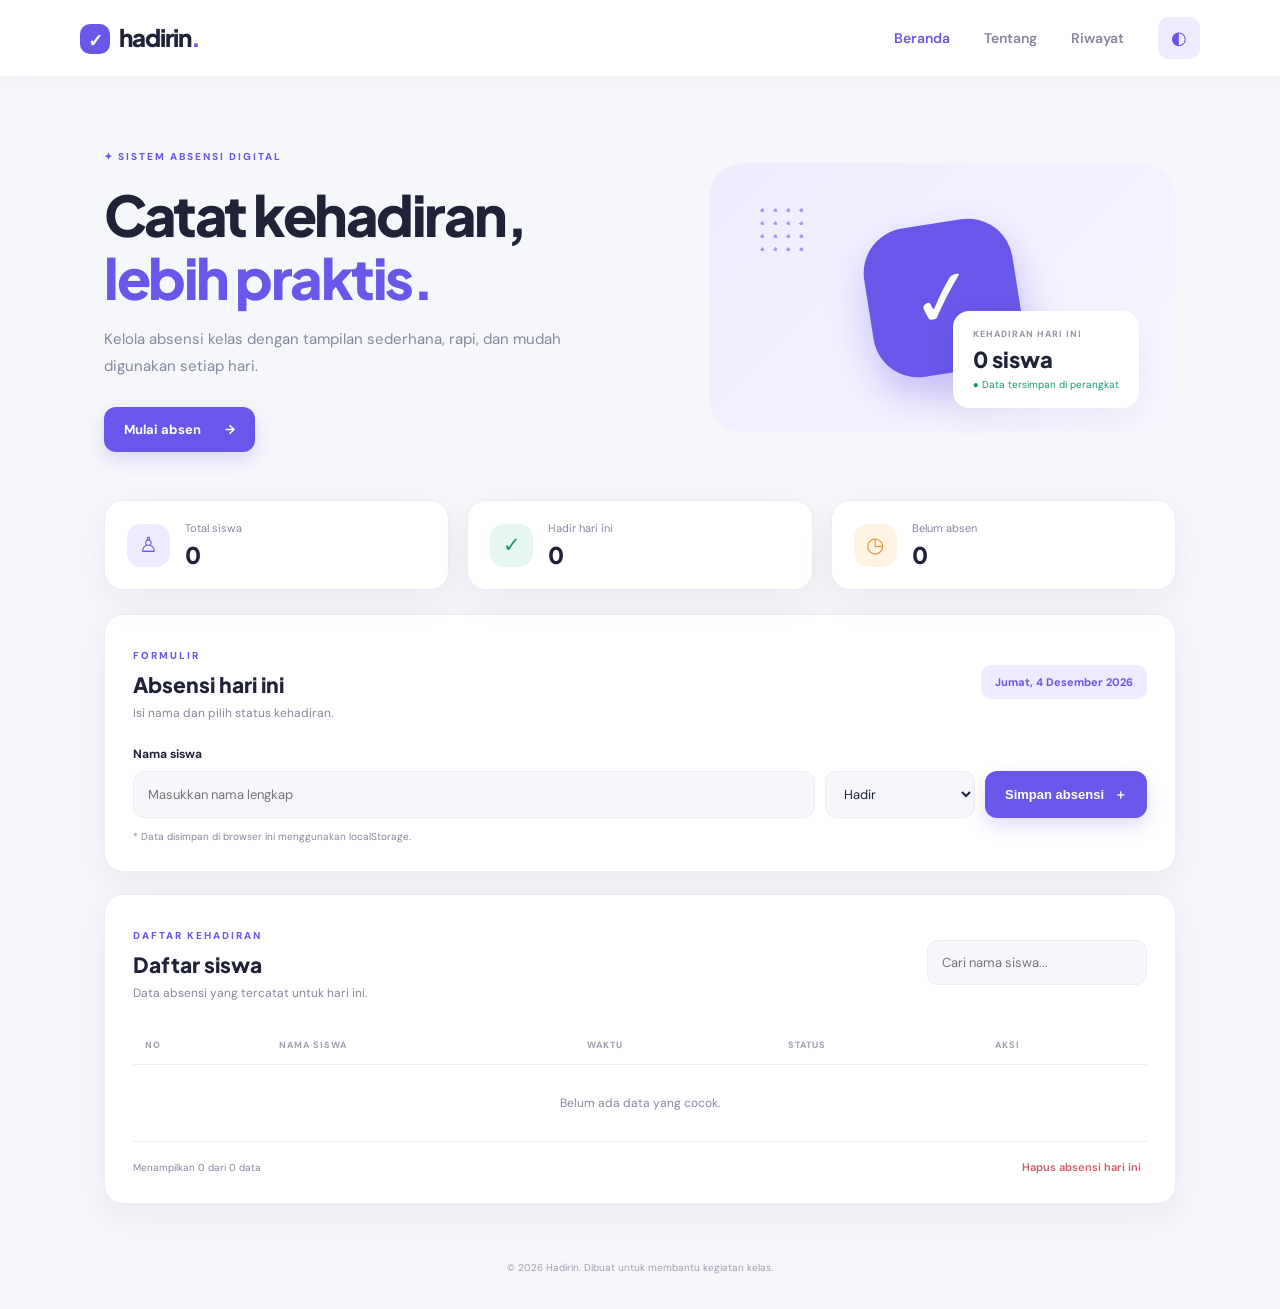
<file: index.html>
<!DOCTYPE html>
<html lang="id">
<head>
  <meta charset="UTF-8"><meta name="viewport" content="width=device-width, initial-scale=1.0">
  <meta name="description" content="Website absensi kelas sederhana dan interaktif.">
  <title>Hadirin — Absensi Kelas</title><link rel="stylesheet" href="style.css">
</head>
<body>
<header class="topbar"><a class="brand" href="index.html"><span class="brand-icon">✓</span> hadirin<span class="dot">.</span></a>
  <button class="menu-btn" id="menuBtn" aria-label="Buka menu">☰</button>
  <nav id="nav"><a class="active" href="index.html">Beranda</a><a href="about.html">Tentang</a><a href="riwayat.html">Riwayat</a><button class="theme-btn" id="themeToggle" aria-label="Ganti tema">◐</button></nav>
</header>
<main class="container">
  <section class="hero"><div><span class="eyebrow">✦ SISTEM ABSENSI DIGITAL</span><h1>Catat kehadiran,<br><span>lebih praktis.</span></h1><p>Kelola absensi kelas dengan tampilan sederhana, rapi, dan mudah digunakan setiap hari.</p><a class="primary-link" href="#formAbsensi">Mulai absen <span>→</span></a></div><div class="hero-art"><div class="art-circle">✓</div><div class="floating-card"><span class="tiny-label">KEHADIRAN HARI INI</span><strong id="heroCount">0 siswa</strong><span class="green-text">● Data tersimpan di perangkat</span></div><div class="art-dots"></div></div></section>
  <section class="stats"><article class="stat-card"><span class="stat-icon purple">♙</span><div><small>Total siswa</small><strong id="totalStudents">0</strong></div></article><article class="stat-card"><span class="stat-icon green">✓</span><div><small>Hadir hari ini</small><strong id="presentCount">0</strong></div></article><article class="stat-card"><span class="stat-icon orange">◷</span><div><small>Belum absen</small><strong id="missingCount">0</strong></div></article></section>
  <section class="panel" id="formAbsensi"><div class="section-heading"><div><span class="eyebrow">FORMULIR</span><h2>Absensi hari ini</h2><p>Isi nama dan pilih status kehadiran.</p></div><div class="date-pill" id="todayDate"></div></div>
    <form id="attendanceForm" class="attendance-form" novalidate><label for="studentName">Nama siswa</label><div class="form-row"><input id="studentName" type="text" placeholder="Masukkan nama lengkap" maxlength="50" required><select id="status"><option value="Hadir">Hadir</option><option value="Izin">Izin</option><option value="Sakit">Sakit</option><option value="Alpa">Alpa</option></select><button class="submit-btn" type="submit">Simpan absensi <span>＋</span></button></div><p class="form-note" id="formMessage" aria-live="polite">* Data disimpan di browser ini menggunakan localStorage.</p></form>
  </section>
  <section class="panel"><div class="section-heading"><div><span class="eyebrow">DAFTAR KEHADIRAN</span><h2>Daftar siswa</h2><p>Data absensi yang tercatat untuk hari ini.</p></div><input class="search" id="searchInput" type="search" placeholder="Cari nama siswa..."></div>
    <div class="table-wrap"><table><thead><tr><th>NO</th><th>NAMA SISWA</th><th>WAKTU</th><th>STATUS</th><th>AKSI</th></tr></thead><tbody id="attendanceList"><tr><td colspan="5" class="empty">Belum ada data. Yuk, isi absensi pertama!</td></tr></tbody></table></div>
    <div class="table-footer"><span id="tableCount">Menampilkan 0 data</span><button class="text-btn" id="clearToday">Hapus absensi hari ini</button></div>
  </section>
  <footer>© 2026 Hadirin. Dibuat untuk membantu kegiatan kelas.</footer>
</main><script src="script.js"></script></body></html>
</file>
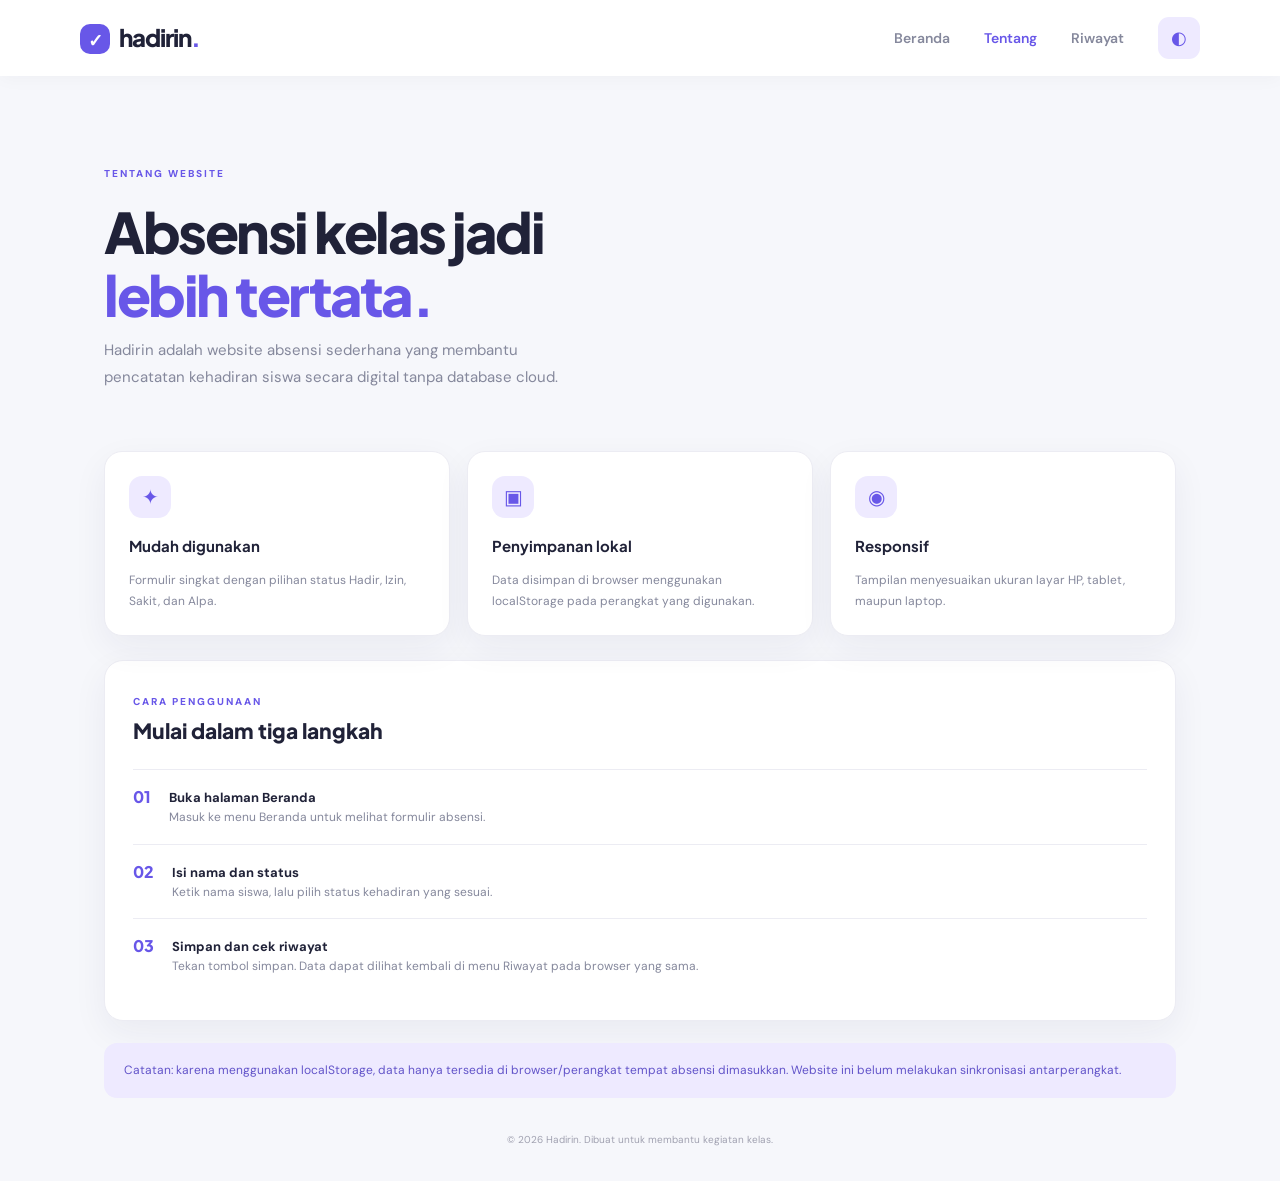
<file: about.html>
<!DOCTYPE html><html lang="id"><head><meta charset="UTF-8"><meta name="viewport" content="width=device-width, initial-scale=1.0"><title>Tentang — Hadirin</title><link rel="stylesheet" href="style.css"></head><body>
<header class="topbar"><a class="brand" href="index.html"><span class="brand-icon">✓</span> hadirin<span class="dot">.</span></a><button class="menu-btn" id="menuBtn">☰</button><nav id="nav"><a href="index.html">Beranda</a><a class="active" href="about.html">Tentang</a><a href="riwayat.html">Riwayat</a><button class="theme-btn" id="themeToggle">◐</button></nav></header>
<main class="container subpage"><section class="page-hero"><span class="eyebrow">TENTANG WEBSITE</span><h1>Absensi kelas jadi<br><span>lebih tertata.</span></h1><p>Hadirin adalah website absensi sederhana yang membantu pencatatan kehadiran siswa secara digital tanpa database cloud.</p></section>
<section class="feature-grid"><article class="feature"><div class="feature-icon">✦</div><h3>Mudah digunakan</h3><p>Formulir singkat dengan pilihan status Hadir, Izin, Sakit, dan Alpa.</p></article><article class="feature"><div class="feature-icon">▣</div><h3>Penyimpanan lokal</h3><p>Data disimpan di browser menggunakan localStorage pada perangkat yang digunakan.</p></article><article class="feature"><div class="feature-icon">◉</div><h3>Responsif</h3><p>Tampilan menyesuaikan ukuran layar HP, tablet, maupun laptop.</p></article></section>
<section class="panel"><span class="eyebrow">CARA PENGGUNAAN</span><h2>Mulai dalam tiga langkah</h2><ol class="steps"><li><b>01</b><div><strong>Buka halaman Beranda</strong><p>Masuk ke menu Beranda untuk melihat formulir absensi.</p></div></li><li><b>02</b><div><strong>Isi nama dan status</strong><p>Ketik nama siswa, lalu pilih status kehadiran yang sesuai.</p></div></li><li><b>03</b><div><strong>Simpan dan cek riwayat</strong><p>Tekan tombol simpan. Data dapat dilihat kembali di menu Riwayat pada browser yang sama.</p></div></li></ol></section><div class="notice">Catatan: karena menggunakan localStorage, data hanya tersedia di browser/perangkat tempat absensi dimasukkan. Website ini belum melakukan sinkronisasi antarperangkat.</div><footer>© 2026 Hadirin. Dibuat untuk membantu kegiatan kelas.</footer></main><script src="script.js"></script></body></html>
</file>
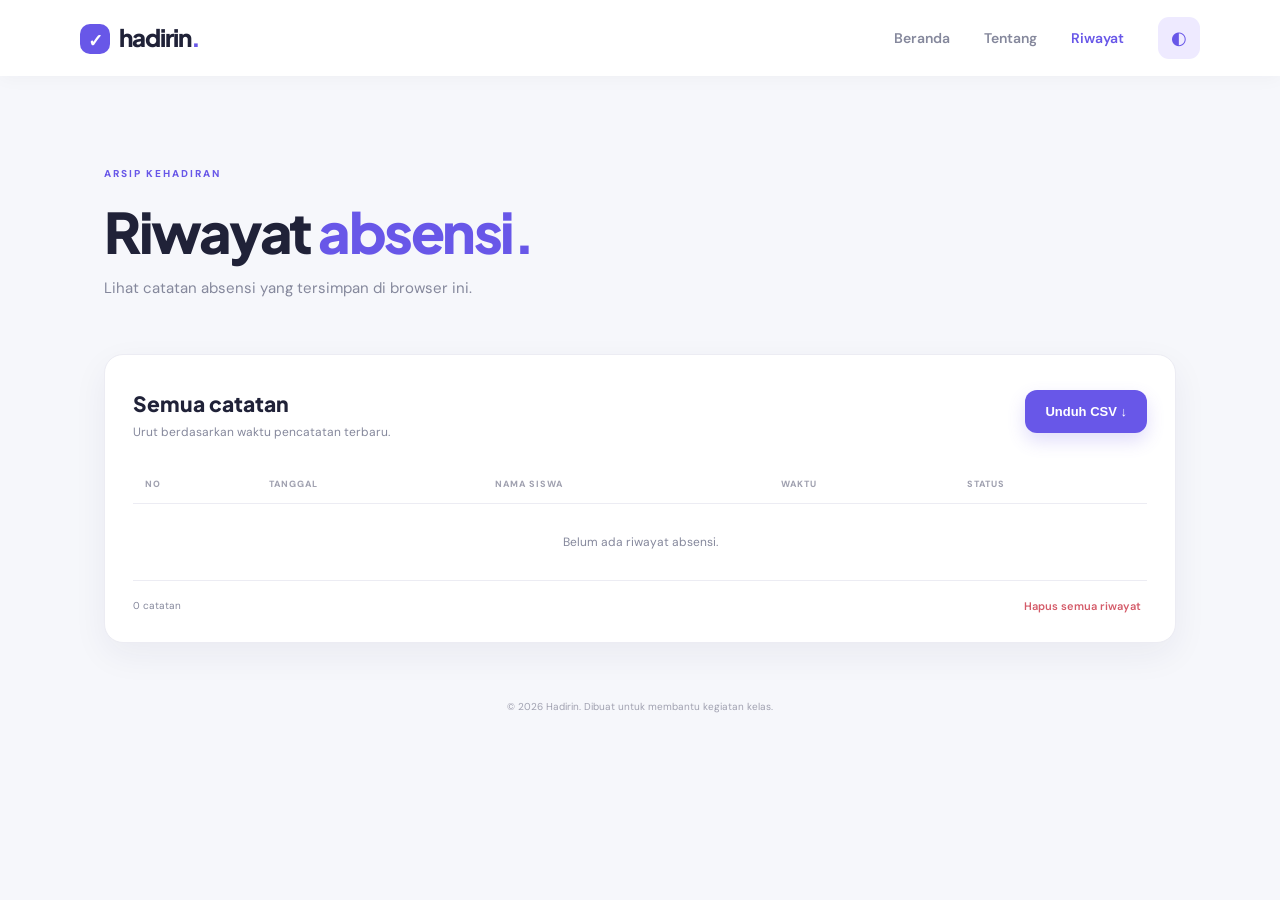
<file: riwayat.html>
<!DOCTYPE html><html lang="id"><head><meta charset="UTF-8"><meta name="viewport" content="width=device-width, initial-scale=1.0"><title>Riwayat — Hadirin</title><link rel="stylesheet" href="style.css"></head><body>
<header class="topbar"><a class="brand" href="index.html"><span class="brand-icon">✓</span> hadirin<span class="dot">.</span></a><button class="menu-btn" id="menuBtn">☰</button><nav id="nav"><a href="index.html">Beranda</a><a href="about.html">Tentang</a><a class="active" href="riwayat.html">Riwayat</a><button class="theme-btn" id="themeToggle">◐</button></nav></header>
<main class="container subpage"><section class="page-hero compact"><span class="eyebrow">ARSIP KEHADIRAN</span><h1>Riwayat <span>absensi.</span></h1><p>Lihat catatan absensi yang tersimpan di browser ini.</p></section><section class="panel"><div class="section-heading"><div><h2>Semua catatan</h2><p>Urut berdasarkan waktu pencatatan terbaru.</p></div><button class="submit-btn" id="exportCsv">Unduh CSV ↓</button></div><div class="table-wrap"><table><thead><tr><th>NO</th><th>TANGGAL</th><th>NAMA SISWA</th><th>WAKTU</th><th>STATUS</th></tr></thead><tbody id="historyList"><tr><td colspan="5" class="empty">Belum ada riwayat absensi.</td></tr></tbody></table></div><div class="table-footer"><span id="historyCount">0 catatan</span><button class="text-btn" id="clearAll">Hapus semua riwayat</button></div></section><footer>© 2026 Hadirin. Dibuat untuk membantu kegiatan kelas.</footer></main><script src="script.js"></script></body></html>
</file>
<file: style.css>
@import url('https://fonts.googleapis.com/css2?family=DM+Sans:wght@400;500;600;700;800&family=Plus+Jakarta+Sans:wght@500;600;700;800&display=swap');
:root{--bg:#f6f7fb;--surface:#fff;--text:#202238;--muted:#85889c;--line:#ececf3;--purple:#6857e8;--purple2:#eeeaff;--green:#159b70;--orange:#e39a38;--shadow:0 12px 35px rgba(37,35,83,.06)}
*{box-sizing:border-box}html{scroll-behavior:smooth}body{margin:0;background:var(--bg);color:var(--text);font-family:'DM Sans',sans-serif;transition:.25s}a{color:inherit;text-decoration:none}.topbar{height:76px;background:var(--surface);display:flex;align-items:center;justify-content:space-between;padding:0 max(calc((100% - 1120px)/2),6%);box-shadow:0 2px 18px rgba(20,20,50,.035);position:sticky;top:0;z-index:10}.brand{font:800 24px 'Plus Jakarta Sans';letter-spacing:-1px}.brand-icon{display:inline-grid;place-items:center;background:var(--purple);color:white;width:30px;height:30px;border-radius:10px;font-size:18px;margin-right:6px}.dot,.hero h1 span,.page-hero h1 span{color:var(--purple)}nav{display:flex;align-items:center;gap:34px;color:var(--muted);font-size:14px;font-weight:600}nav a:hover,nav a.active{color:var(--purple)}.theme-btn,.menu-btn{border:0;background:var(--purple2);color:var(--purple);border-radius:11px;padding:10px 13px;font-size:18px;cursor:pointer}.menu-btn{display:none}.container{max-width:1120px;margin:auto;padding:0 24px}.hero{display:grid;grid-template-columns:1.1fr .9fr;align-items:center;gap:35px;padding:68px 0 48px;min-height:390px}.eyebrow{font-size:10px;font-weight:800;letter-spacing:2px;color:var(--purple)}h1,h2,h3,p{margin-top:0}.hero h1,.page-hero h1{font:800 clamp(38px,5vw,56px)/1.12 'Plus Jakarta Sans';letter-spacing:-2.5px;margin:18px 0}.hero p,.page-hero p{color:var(--muted);line-height:1.8;max-width:490px;font-size:15px}.primary-link,.submit-btn{display:inline-flex;align-items:center;gap:24px;background:var(--purple);color:white;padding:14px 20px;border:0;border-radius:12px;font-weight:700;font-size:13px;cursor:pointer;box-shadow:0 8px 18px #6857e833}.primary-link{margin-top:12px}.hero-art{height:270px;position:relative;display:grid;place-items:center;background:linear-gradient(135deg,#eeebff,#f8f6ff);border-radius:35px;overflow:hidden}.art-circle{width:150px;height:150px;border-radius:45px;background:var(--purple);color:white;display:grid;place-items:center;font-size:78px;transform:rotate(-9deg);box-shadow:0 20px 40px #6857e855}.floating-card{position:absolute;right:8%;bottom:25px;background:white;padding:17px 20px;border-radius:16px;box-shadow:var(--shadow);display:grid;gap:5px}.tiny-label{font-size:9px;letter-spacing:1px;color:#9696a8;font-weight:800}.floating-card strong{font:800 22px 'Plus Jakarta Sans'}.green-text{font-size:10px;color:var(--green)}.art-dots{position:absolute;left:10%;top:15%;width:55px;height:55px;background-image:radial-gradient(#a99ef5 2px,transparent 2px);background-size:13px 13px}.stats{display:grid;grid-template-columns:repeat(3,1fr);gap:18px;margin-bottom:24px}.stat-card,.panel{background:var(--surface);border:1px solid var(--line);border-radius:19px;box-shadow:var(--shadow)}.stat-card{padding:20px 22px;display:flex;align-items:center;gap:15px}.stat-icon{width:43px;height:43px;border-radius:14px;display:grid;place-items:center;font-size:21px}.purple{background:#eeeaff;color:var(--purple)}.green{background:#e5f7f0;color:var(--green)}.orange{background:#fff3e3;color:var(--orange)}.stat-card small{display:block;color:var(--muted);font-size:11px;margin-bottom:5px}.stat-card strong{font:800 23px 'Plus Jakarta Sans'}.panel{padding:28px;margin:22px 0}.section-heading{display:flex;justify-content:space-between;align-items:center;gap:20px;margin-bottom:25px}.section-heading h2,.panel h2{font:800 21px 'Plus Jakarta Sans';margin:7px 0}.section-heading p{color:var(--muted);font-size:12px;margin:0}.date-pill{background:var(--purple2);color:var(--purple);padding:10px 14px;border-radius:10px;font-size:11px;font-weight:700}.attendance-form label{display:block;font-size:12px;font-weight:700;margin-bottom:9px}.form-row{display:grid;grid-template-columns:1fr 150px auto;gap:10px}input,select{font:13px 'DM Sans';border:1px solid var(--line);background:var(--bg);color:var(--text);border-radius:11px;padding:13px 14px;outline:none;min-width:0}input:focus,select:focus{border-color:var(--purple)}.submit-btn{justify-content:center;gap:10px;white-space:nowrap}.form-note{font-size:10px;color:var(--muted);margin:12px 0 0}.search{width:220px}.table-wrap{overflow-x:auto}table{border-collapse:collapse;width:100%;min-width:560px;text-align:left}th{font-size:9px;letter-spacing:1px;color:#a0a1b0;font-weight:800;padding:13px 12px;border-bottom:1px solid var(--line)}td{font-size:12px;padding:15px 12px;border-bottom:1px solid var(--line)}td:nth-child(2){font-weight:700}.empty{text-align:center;color:var(--muted);padding:30px}.status{display:inline-block;padding:6px 10px;border-radius:20px;font-size:10px;font-weight:700}.status-Hadir{background:#e5f7f0;color:#159b70}.status-Izin{background:#eeeaff;color:#6857e8}.status-Sakit{background:#fff3e3;color:#c17c1e}.status-Alpa{background:#ffe9eb;color:#d45b69}.delete-btn{border:0;background:transparent;color:#d45b69;cursor:pointer;font-weight:700}.table-footer{display:flex;justify-content:space-between;align-items:center;padding-top:17px;color:var(--muted);font-size:10px}.text-btn{border:0;background:transparent;color:#d45b69;cursor:pointer;font:600 11px 'DM Sans'}footer{text-align:center;color:#a0a1b0;font-size:10px;padding:35px 0}.subpage{padding-top:50px}.page-hero{padding:35px 0 45px}.page-hero h1{margin-bottom:12px}.feature-grid{display:grid;grid-template-columns:repeat(3,1fr);gap:17px;margin-bottom:24px}.feature{background:var(--surface);border:1px solid var(--line);border-radius:18px;padding:24px;box-shadow:var(--shadow)}.feature-icon{width:42px;height:42px;border-radius:13px;background:var(--purple2);color:var(--purple);display:grid;place-items:center;font-size:20px;margin-bottom:18px}.feature h3{font:700 15px 'Plus Jakarta Sans'}.feature p,.steps p{font-size:12px;color:var(--muted);line-height:1.7;margin:0}.steps{list-style:none;padding:0;margin:25px 0 0}.steps li{display:flex;gap:18px;padding:16px 0;border-top:1px solid var(--line)}.steps b{color:var(--purple);font:800 16px 'Plus Jakarta Sans'}.steps strong{font-size:13px}.notice{background:#eeeaff;color:#6254c9;padding:17px 20px;border-radius:13px;font-size:12px;line-height:1.7}.compact{padding-bottom:15px}
body.dark{--bg:#171827;--surface:#222437;--text:#f1f1fa;--muted:#a3a5bb;--line:#34364c;--purple2:#343052;--shadow:0 12px 35px rgba(0,0,0,.13)}body.dark .hero-art{background:linear-gradient(135deg,#302c4c,#25243a)}body.dark .floating-card{background:#303249}body.dark .notice{background:#343052;color:#d0c9ff}body.dark input,body.dark select{background:#1b1d2e}
@media(max-width:700px){.topbar{height:66px;padding:0 20px}.menu-btn{display:block}nav{display:none;position:absolute;top:66px;left:0;right:0;background:var(--surface);padding:20px;flex-direction:column;gap:20px;box-shadow:var(--shadow)}nav.open{display:flex}.container{padding:0 17px}.hero{grid-template-columns:1fr;padding:45px 0 28px;gap:28px}.hero-art{height:220px}.hero h1{font-size:43px}.stats{gap:9px}.stat-card{padding:13px 10px;gap:8px}.stat-icon{width:34px;height:34px}.stat-card small{font-size:9px}.stat-card strong{font-size:19px}.panel{padding:19px 15px}.section-heading{align-items:flex-start;flex-direction:column}.form-row{grid-template-columns:1fr 1fr}.form-row input{grid-column:1/-1}.form-row .submit-btn{grid-column:1/-1}.search{width:100%}.feature-grid{grid-template-columns:1fr}.page-hero{padding-top:20px}.subpage{padding-top:30px}.table-footer{gap:12px;align-items:flex-start}.date-pill{align-self:flex-start}}
</file>
